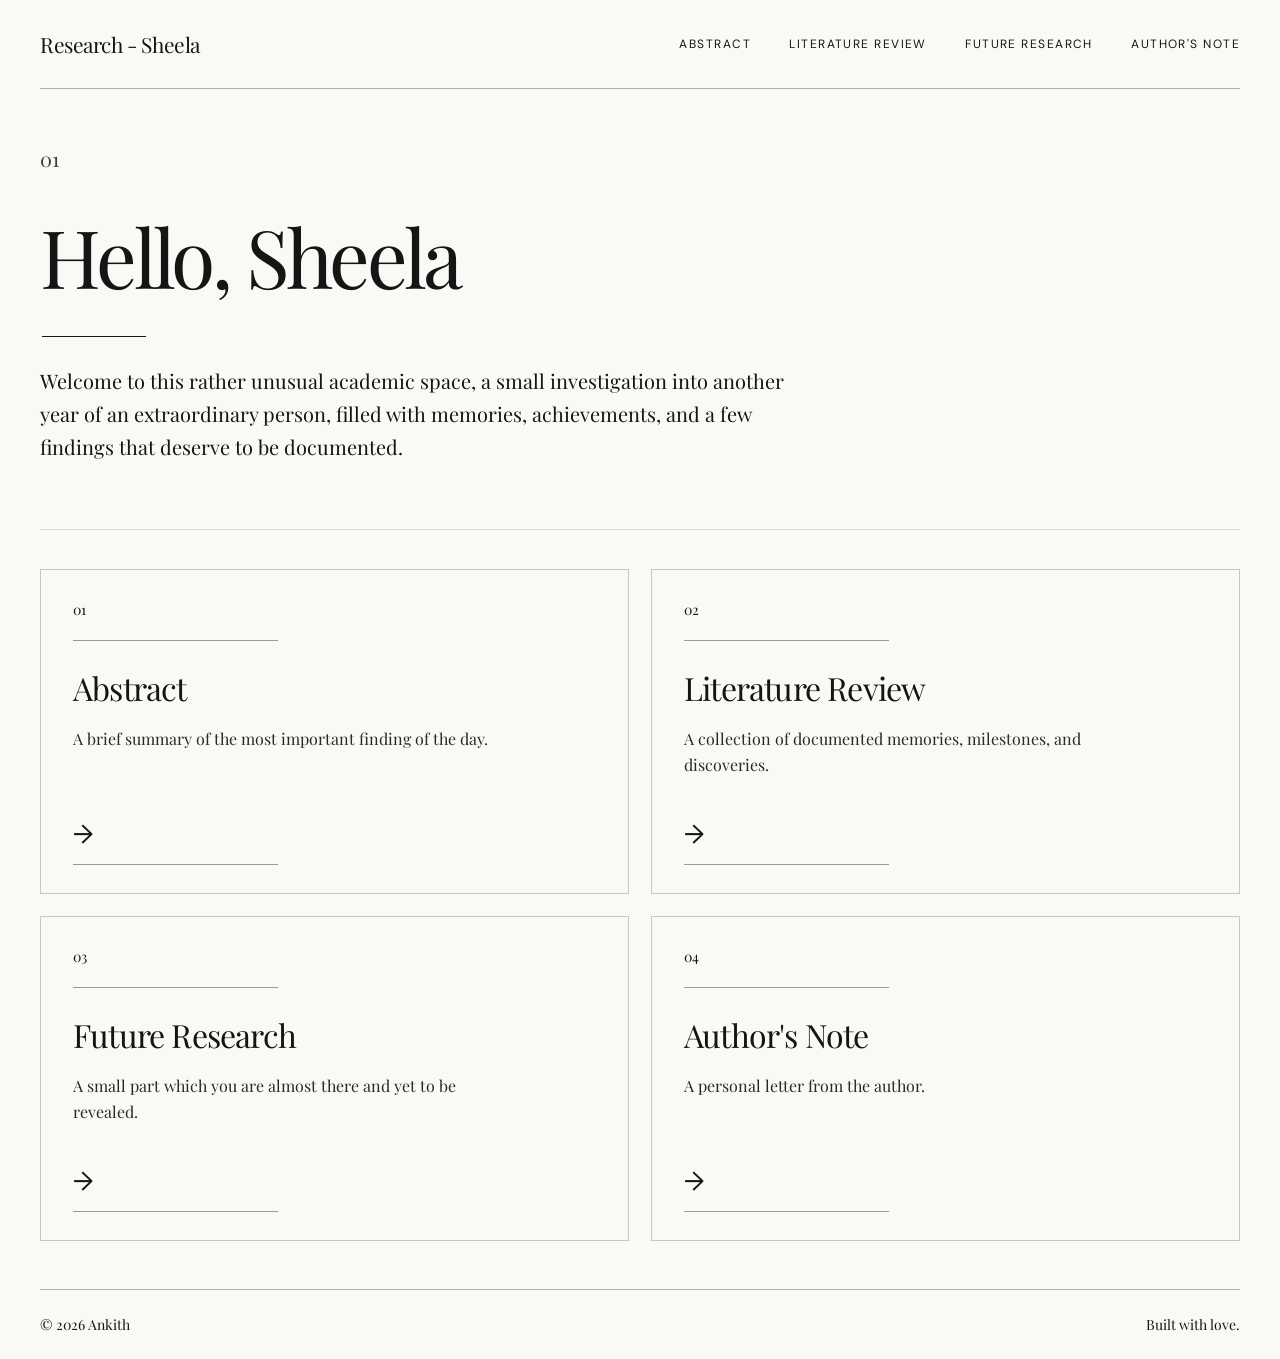
<file: index.html>
<!DOCTYPE html>
<html lang="en">
<head>
  <meta charset="UTF-8">
  <meta name="viewport" content="width=device-width, initial-scale=1.0">
  <meta name="description" content="A journey through the year that went by">
  <title>Research Sheela - Home</title>
  <link rel="preconnect" href="https://fonts.googleapis.com">
  <link rel="preconnect" href="https://fonts.gstatic.com" crossorigin>
  <link href="https://fonts.googleapis.com/css2?family=DM+Sans:wght@400;500&family=Playfair+Display:wght@400;500&display=swap" rel="stylesheet">
  <link rel="stylesheet" href="style.css">
</head>
<body>
  <header class="site-header container">
    <a class="brand" href="index.html">Research - Sheela</a>
    <nav class="main-nav" aria-label="Main navigation">
      <a href="abstract.html">ABSTRACT</a>
      <a href="literature-review.html">LITERATURE REVIEW</a>
      <a href="future-research.html">FUTURE RESEARCH</a>
      <a href="authors-note.html">AUTHOR'S NOTE</a>
    </nav>
    <button class="menu-toggle" aria-label="Open navigation" aria-expanded="false">☰</button>
  </header>

  <main class="container">
    <section class="hero">
      <div class="section-number">01</div>
      <h1>Hello, Sheela</h1>
      <div class="short-rule"></div>

      <!-- ================= EDIT THIS INTRODUCTION ================= -->
      <p class="hero-copy">
        Welcome to this rather unusual academic space, a small investigation
        into another year of an extraordinary person, filled with memories,
        achievements, and a few findings that deserve to be documented.
      </p>
      <!-- ========================================================== -->
    </section>

    <section class="home-grid" aria-label="Website sections">
      <a class="paper-card" href="abstract.html">
        <span class="card-number">01</span>
        <span class="card-rule"></span>
        <h2>Abstract</h2>
        <p>A brief summary of the most important finding of the day.</p>
        <span class="card-arrow">→</span>
        <span class="card-bottom-rule"></span>
      </a>

      <a class="paper-card" href="literature-review.html">
        <span class="card-number">02</span>
        <span class="card-rule"></span>
        <h2>Literature Review</h2>
        <p>A collection of documented memories, milestones, and discoveries.</p>
        <span class="card-arrow">→</span>
        <span class="card-bottom-rule"></span>
      </a>

      <a class="paper-card" href="future-research.html">
        <span class="card-number">03</span>
        <span class="card-rule"></span>
        <h2>Future Research</h2>
        <p>A small part which you are almost there and yet to be revealed.</p>
        <span class="card-arrow">→</span>
        <span class="card-bottom-rule"></span>
      </a>

      <a class="paper-card" href="authors-note.html">
        <span class="card-number">04</span>
        <span class="card-rule"></span>
        <h2>Author's Note</h2>
        <p>A personal letter from the author.</p>
        <span class="card-arrow">→</span>
        <span class="card-bottom-rule"></span>
      </a>
    </section>
  </main>

  <footer class="site-footer container">
    <span>© <span class="current-year"></span> Ankith </span>
    <span>Built with love.</span>
  </footer>

  <script src="script.js"></script>
</body>
</html>
</file>
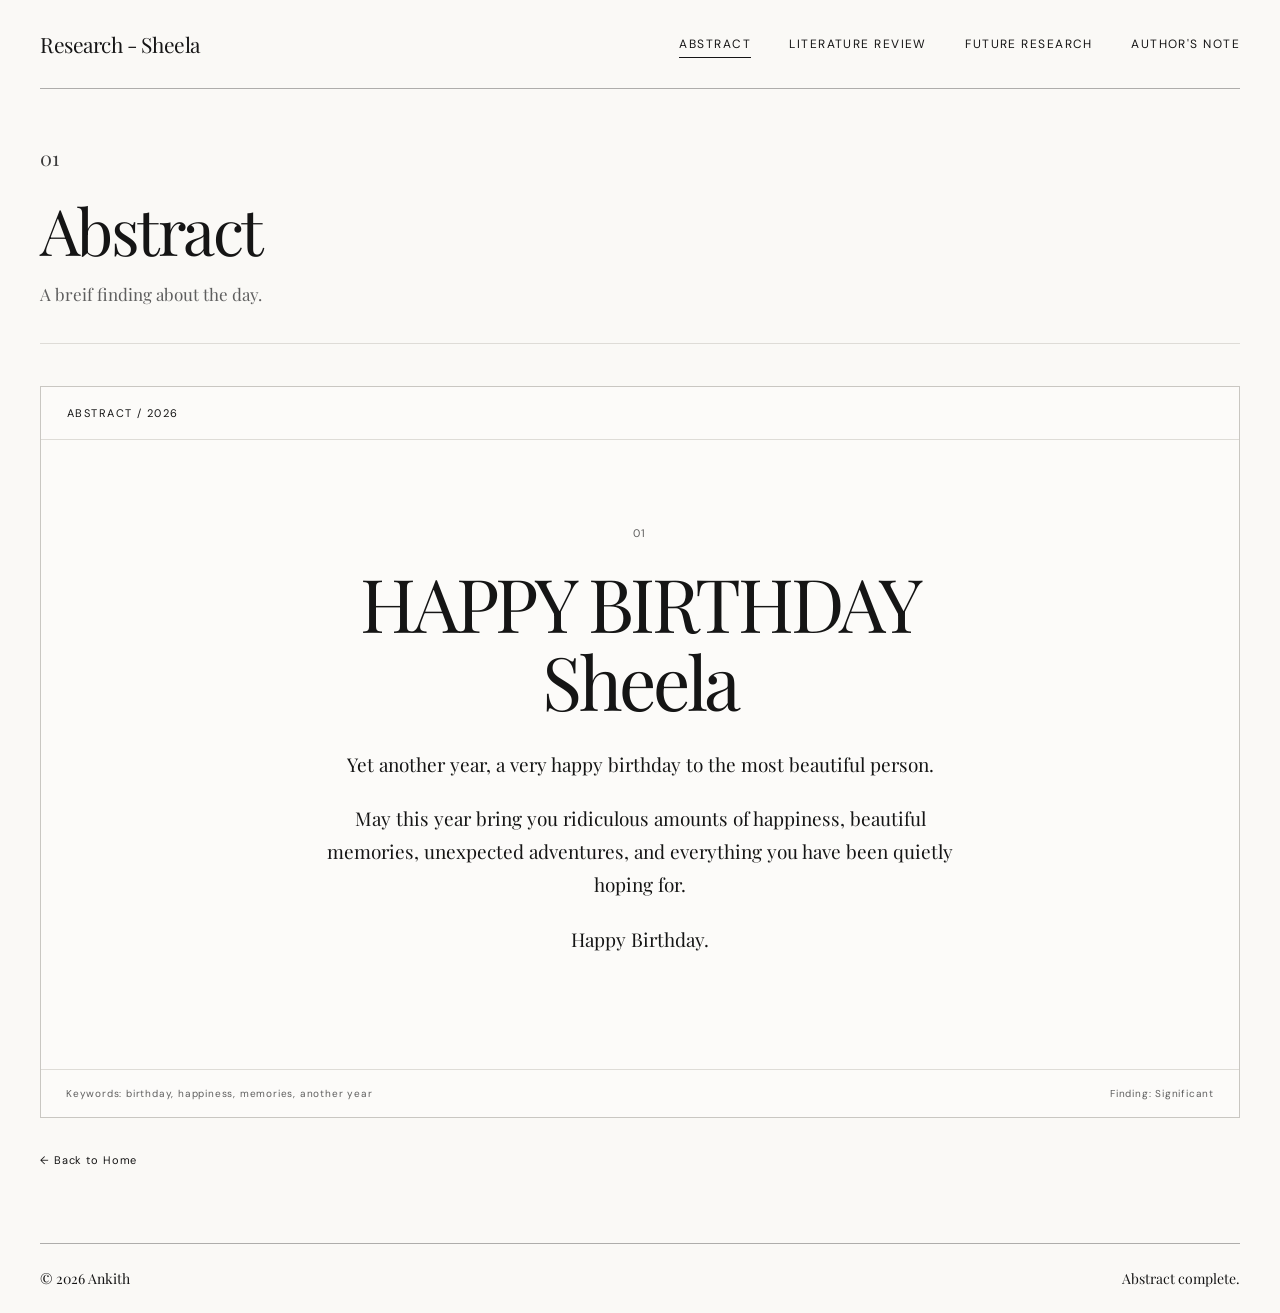
<file: abstract.html>
<!DOCTYPE html>
<html lang="en">
<head>
  <meta charset="UTF-8">
  <meta name="viewport" content="width=device-width, initial-scale=1.0">
  <meta name="description" content="Abstract — a birthday message.">
  <title>Abstract Research Sheela</title>
  <link rel="preconnect" href="https://fonts.googleapis.com">
  <link rel="preconnect" href="https://fonts.gstatic.com" crossorigin>
  <link href="https://fonts.googleapis.com/css2?family=DM+Sans:wght@400;500&family=Playfair+Display:wght@400;500&display=swap" rel="stylesheet">
  <link rel="stylesheet" href="style.css">
</head>
<body>
  <header class="site-header container">
    <a class="brand" href="index.html">Research - Sheela</a>
    <nav class="main-nav" aria-label="Main navigation">
      <a class="active" href="abstract.html">ABSTRACT</a>
      <a href="literature-review.html">LITERATURE REVIEW</a>
      <a href="future-research.html">FUTURE RESEARCH</a>
      <a href="authors-note.html">AUTHOR'S NOTE</a>
    </nav>
    <button class="menu-toggle" aria-label="Open navigation" aria-expanded="false">☰</button>
  </header>

  <main class="container page-main">
    <section class="page-heading">
      <div class="section-number">01</div>
      <h1>Abstract</h1>
      <p>A breif finding about the day.</p>
    </section>

    <article class="abstract-paper">
      <div class="paper-label">ABSTRACT / 2026</div>

      <!-- ================= EDIT YOUR BIRTHDAY MESSAGE HERE ================= -->
      <div class="birthday-message">
        <div class="tiny-number">01</div>
        <h2>HAPPY BIRTHDAY Sheela</h2>

        <p>
          Yet another year, a very happy birthday to the most beautiful person.
        </p>

        <p>
          May this year bring you ridiculous amounts of happiness, beautiful
          memories, unexpected adventures, and everything you have been
          quietly hoping for.
        </p>

        <p>
          Happy Birthday. 
        </p>
      </div>
      <!-- =================================================================== -->

      <div class="paper-meta">
        <span>Keywords: birthday, happiness, memories, another year</span>
        <span>Finding: Significant</span>
      </div>
    </article>

    <a class="back-home" href="index.html">← Back to Home</a>
  </main>

  <footer class="site-footer container">
    <span>© <span class="current-year"></span> Ankith</span>
    <span>Abstract complete.</span>
  </footer>

  <script src="script.js"></script>
</body>
</html>
</file>
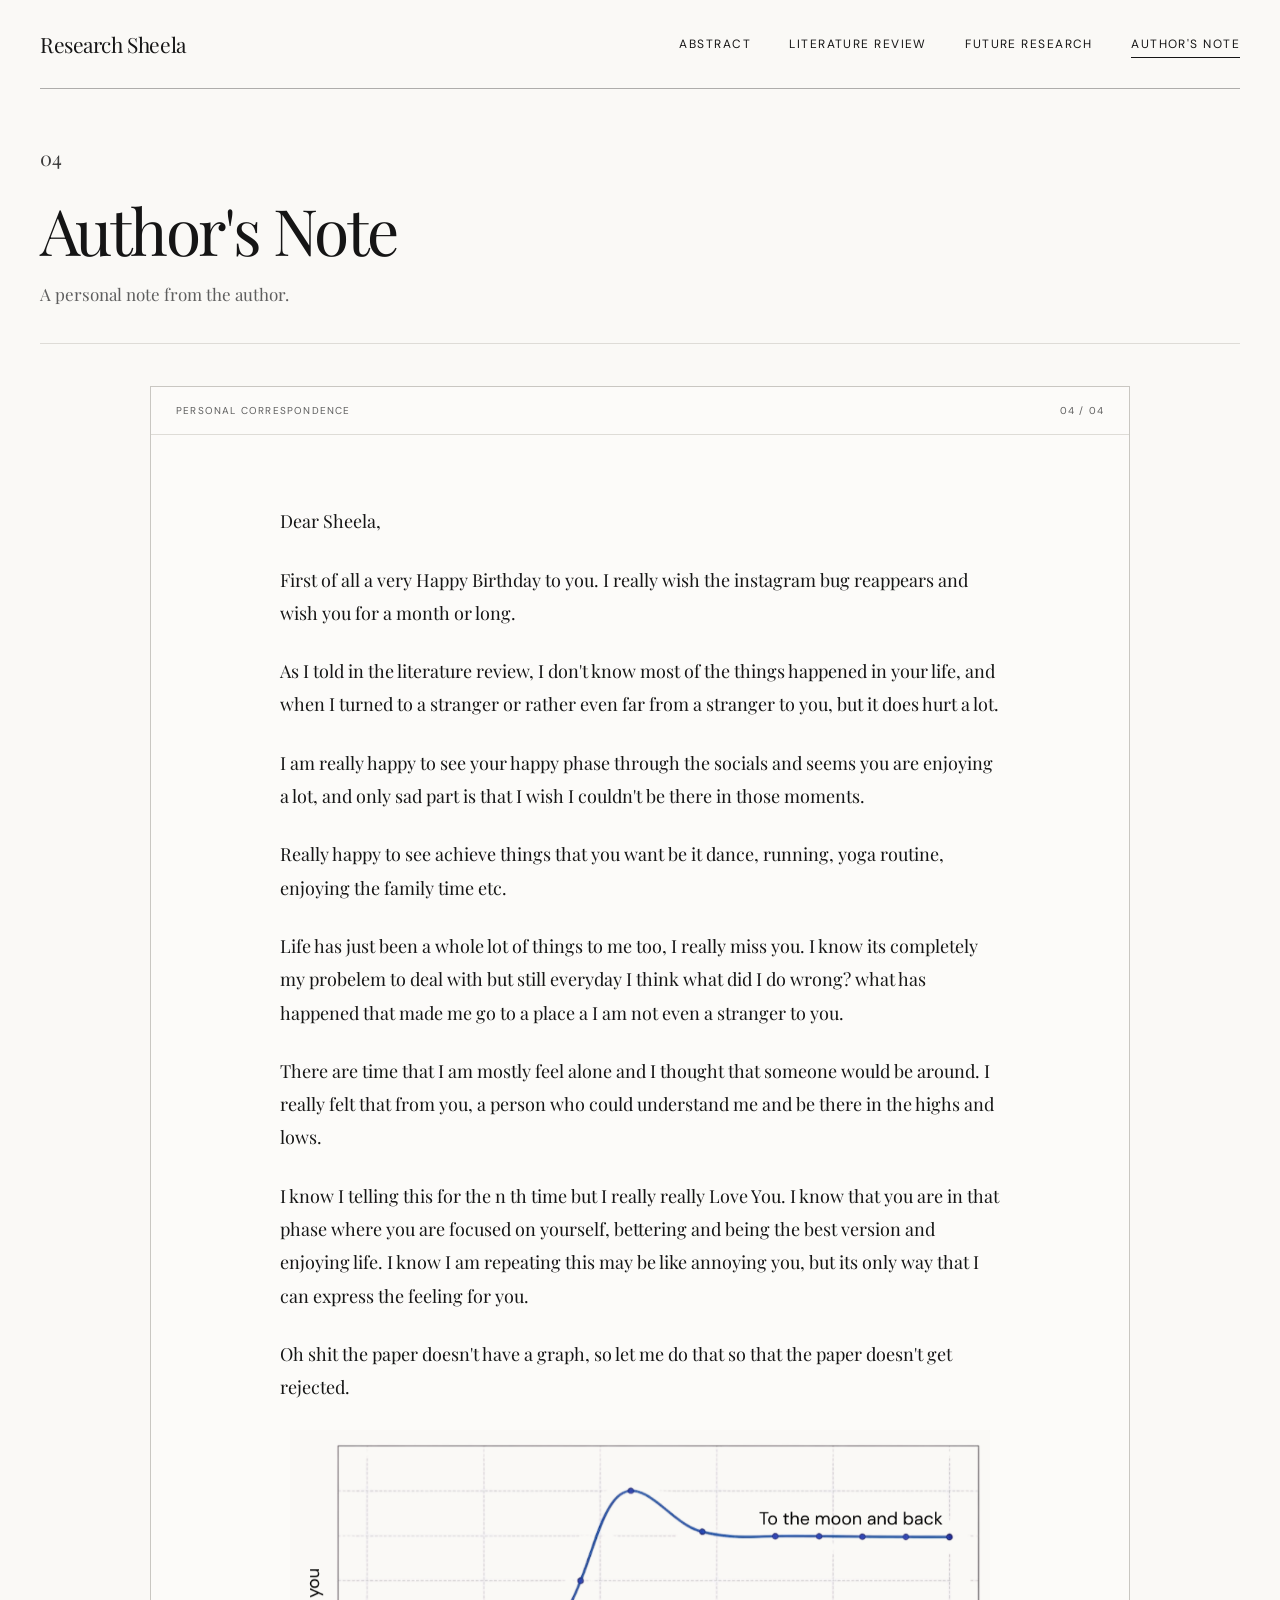
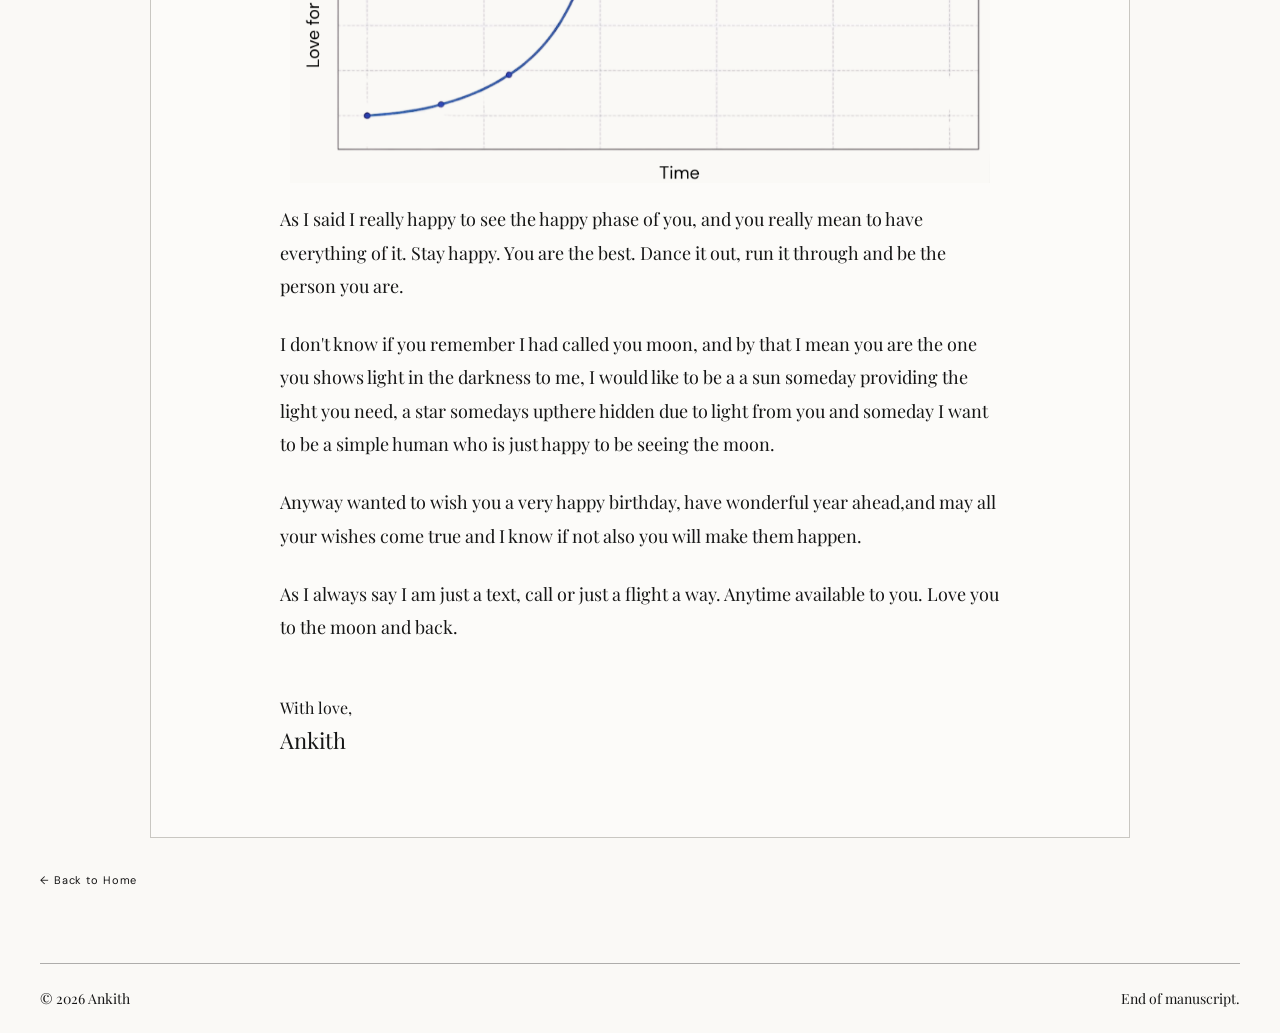
<file: authors-note.html>
<!DOCTYPE html>
<html lang="en">
<head>
  <meta charset="UTF-8">
  <meta name="viewport" content="width=device-width, initial-scale=1.0">
  <meta name="description" content="Author's Note — a personal birthday letter.">
  <title>Author's Note Research Sheela</title>
  <link rel="preconnect" href="https://fonts.googleapis.com">
  <link rel="preconnect" href="https://fonts.gstatic.com" crossorigin>
  <link href="https://fonts.googleapis.com/css2?family=DM+Sans:wght@400;500&family=Playfair+Display:wght@400;500&display=swap" rel="stylesheet">
  <link rel="stylesheet" href="style.css">
</head>
<body>
  <header class="site-header container">
    <a class="brand" href="index.html">Research Sheela</a>
    <nav class="main-nav" aria-label="Main navigation">
      <a href="abstract.html">ABSTRACT</a>
      <a href="literature-review.html">LITERATURE REVIEW</a>
      <a href="future-research.html">FUTURE RESEARCH</a>
      <a class="active" href="authors-note.html">AUTHOR'S NOTE</a>
    </nav>
    <button class="menu-toggle" aria-label="Open navigation" aria-expanded="false">☰</button>
  </header>

  <main class="container page-main">
    <section class="page-heading">
      <div class="section-number">04</div>
      <h1>Author's Note</h1>
      <p>A personal note from the author.</p>
    </section>

    <article class="letter-paper">
      <div class="letter-top">
        <span>PERSONAL CORRESPONDENCE</span>
        <span>04 / 04</span>
      </div>

      <!-- ======================= EDIT YOUR LETTER HERE ===================== -->
      <div class="letter-content">
        <p>Dear Sheela,</p>

        <p>
          First of all a very Happy Birthday to you. I really wish the instagram
          bug reappears and wish you for a month or long.
        </p>

        <p>
          As I told in the literature review, I don't know most of the things happened
          in your life, and when I turned to a stranger or rather even far from a stranger
          to you, but it does hurt a lot.
        </p>

        <p>
          I am really happy to see your happy phase through the socials and seems
          you are enjoying a lot, and only sad part is that I wish I couldn't be there
          in those moments.
        </p>

        <p>
          Really happy to see achieve things that you want be it dance, running,
           yoga routine, enjoying the family time etc. 
        </p>

        <p>
          Life has just been a whole lot of things to me too, I really miss you.
          I know its completely my probelem to deal with but still everyday I think
          what did I do wrong? what has happened that made me go to a place a 
          I am not even a stranger to you.
        </p>


        <p>
          There are time that I am mostly feel alone and I thought that someone
          would be around. I really felt that from you, a person who could understand me and 
          be there in the highs and lows.
        </p>

        <p>
          I know I telling this for the n th time but I really really Love You.
          I know that you are in that phase where you are focused on yourself, bettering
          and being the best version and enjoying life. I know I am repeating this
          may be like annoying you, but its only way that I can express the feeling for you.
        </p>

        <p>
          Oh shit the paper doesn't have a graph, so let me do that so that the paper
          doesn't get rejected.
        </p>
        <img src="Graph_1.png" alt="Photo" class="letter-image">
        <p>
          As I said I really happy to see the happy phase of you, and you really mean
          to have everything of it. Stay happy. You are the best.
          Dance it out, run it through and be the person you are.
        </p>

        <p>
          I don't know if you remember I had called you moon, and by that I mean
          you are the one you shows light in the darkness to me, I would like to be a
          a sun someday providing the light you need, a star somedays upthere hidden due to light from you
          and someday I want to be a simple human who is just happy to be seeing the moon.
        </p>

        <p>
          Anyway wanted to wish you a very happy birthday, have wonderful year ahead,and may all
          your wishes come true and I know if not also you will make them happen.
        </p>
        
        <p>
          As I always say I am just a text, call or just a flight a way. Anytime available to you.
          Love you to the moon and back.
        </p>
        <div class="signature">
          <span>With love,</span>
          <strong>Ankith</strong>
        </div>
      </div>
      <!-- =================================================================== -->
    </article>

    <a class="back-home" href="index.html">← Back to Home</a>
  </main>

  <footer class="site-footer container">
    <span>© <span class="current-year"></span> Ankith</span>
    <span>End of manuscript.</span>
  </footer>

  <script src="script.js"></script>
</body>
</html>
</file>
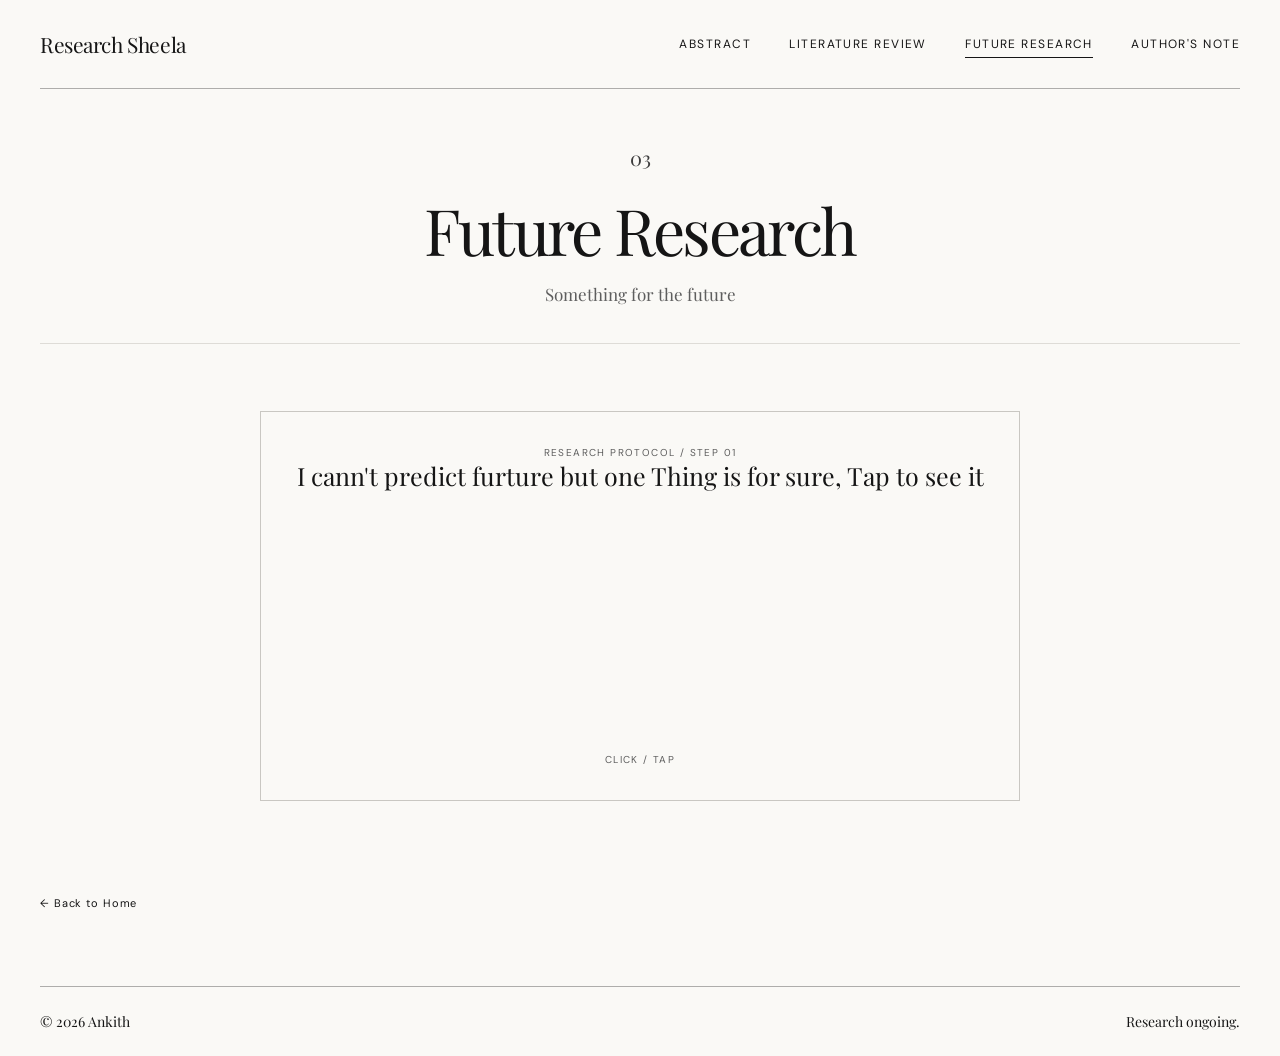
<file: future-research.html>
<!DOCTYPE html>
<html lang="en">
<head>
  <meta charset="UTF-8">
  <meta name="viewport" content="width=device-width, initial-scale=1.0">
  <meta name="description" content="Future Research — an interactive hidden birthday message.">
  <title>Future Research</title>
  <link rel="preconnect" href="https://fonts.googleapis.com">
  <link rel="preconnect" href="https://fonts.gstatic.com" crossorigin>
  <link href="https://fonts.googleapis.com/css2?family=DM+Sans:wght@400;500&family=Playfair+Display:wght@400;500&display=swap" rel="stylesheet">
  <link rel="stylesheet" href="style.css">
</head>
<body>
  <header class="site-header container">
    <a class="brand" href="index.html">Research Sheela</a>
    <nav class="main-nav" aria-label="Main navigation">
      <a href="abstract.html">ABSTRACT</a>
      <a href="literature-review.html">LITERATURE REVIEW</a>
      <a class="active" href="future-research.html">FUTURE RESEARCH</a>
      <a href="authors-note.html">AUTHOR'S NOTE</a>
    </nav>
    <button class="menu-toggle" aria-label="Open navigation" aria-expanded="false">☰</button>
  </header>

  <main class="container page-main future-page">
    <section class="page-heading centered-heading">
      <div class="section-number">03</div>
      <h1>Future Research</h1>
      <p>Something for the future</p>
    </section>

    <section class="research-experiment" data-research>
      <button class="research-box" type="button" aria-label="Continue the research">
        <span class="research-step">RESEARCH PROTOCOL / STEP 01</span>

        <!-- These three messages are easy to edit. -->
        <span class="research-message message-one">I cann't predict furture but one Thing is for sure, Tap to see it</span>
        <span class="research-message message-two">TAP ONCE MORE TO REVEAL...</span>

        <!-- ================= EDIT YOUR HIDDEN MESSAGE HERE ================= -->
        <span class="research-message message-three">
          <strong>Hello Dr. Sasmita Panda</strong>
          <span>
            I know you are very close to it and will come it soon. May be I will get to know from linked post or some instagram story. Just wanted to see achive that.
          </span>
          <span>There are a lot of things that you will achieve and will feel this be a smaller achievement as you go ahead. Many greater things to come</span>
        </span>
        <!-- ================================================================ -->

        <span class="research-footer">CLICK / TAP</span>
      </button>
    </section>

    <a class="back-home" href="index.html">← Back to Home</a>
  </main>

  <footer class="site-footer container">
    <span>© <span class="current-year"></span> Ankith</span>
    <span>Research ongoing.</span>
  </footer>

  <script src="script.js"></script>
</body>
</html>
</file>
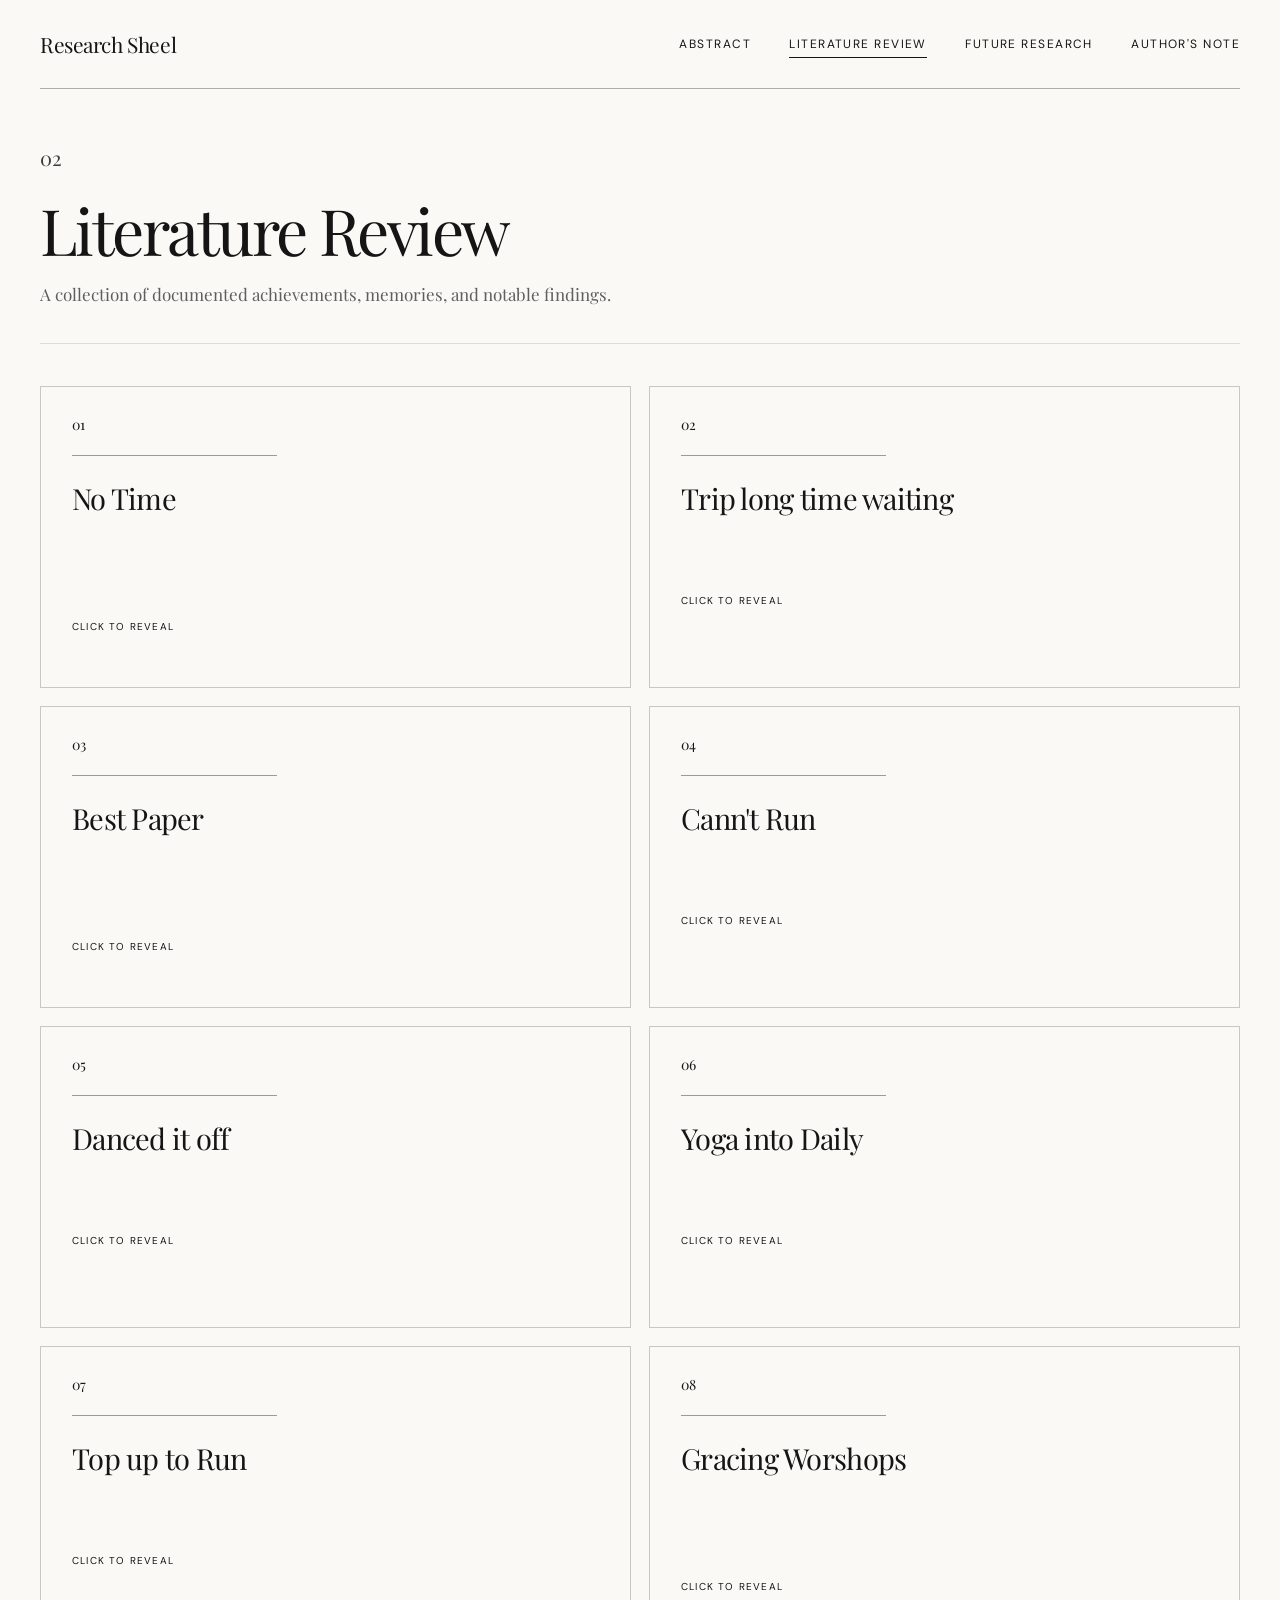
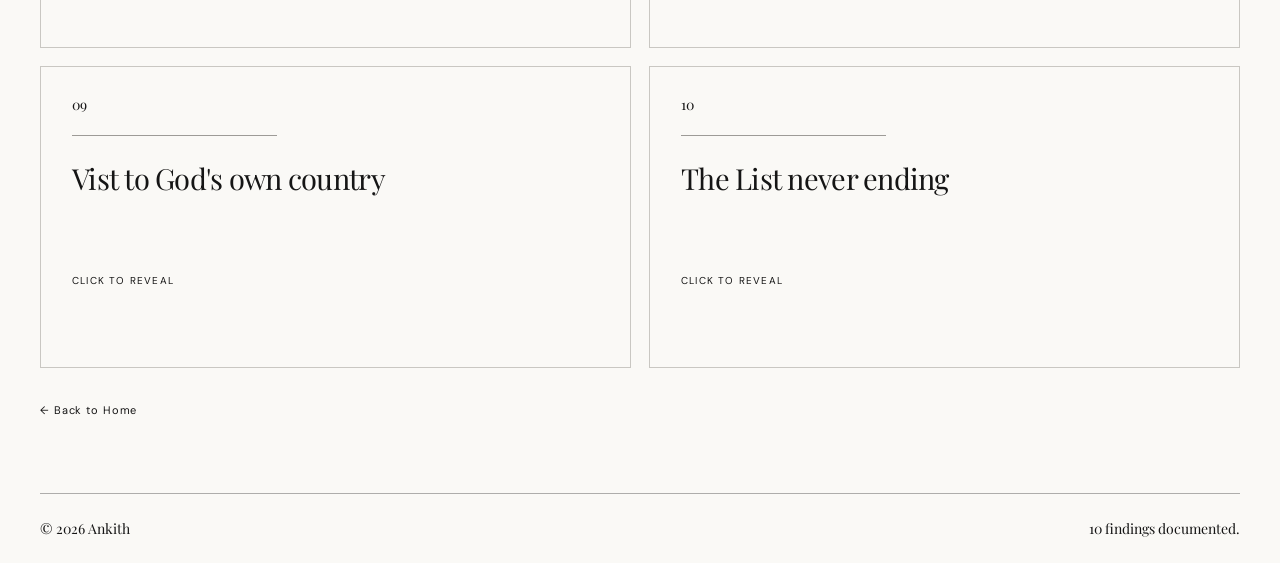
<file: literature-review.html>
<!DOCTYPE html>
<html lang="en">
<head>
  <meta charset="UTF-8">
  <meta name="viewport" content="width=device-width, initial-scale=1.0">
  <meta name="description" content="Literature Review — ten memories and achievements.">
  <title>Literature Review Research Sheela</title>
  <link rel="preconnect" href="https://fonts.googleapis.com">
  <link rel="preconnect" href="https://fonts.gstatic.com" crossorigin>
  <link href="https://fonts.googleapis.com/css2?family=DM+Sans:wght@400;500&family=Playfair+Display:wght@400;500&display=swap" rel="stylesheet">
  <link rel="stylesheet" href="style.css">
</head>
<body>
  <header class="site-header container">
    <a class="brand" href="index.html">Research Sheel</a>
    <nav class="main-nav" aria-label="Main navigation">
      <a href="abstract.html">ABSTRACT</a>
      <a class="active" href="literature-review.html">LITERATURE REVIEW</a>
      <a href="future-research.html">FUTURE RESEARCH</a>
      <a href="authors-note.html">AUTHOR'S NOTE</a>
    </nav>
    <button class="menu-toggle" aria-label="Open navigation" aria-expanded="false">☰</button>
  </header>

  <main class="container page-main">
    <section class="page-heading">
      <div class="section-number">02</div>
      <h1>Literature Review</h1>
      <p>A collection of documented achievements, memories, and notable findings.</p>
    </section>

    <section class="achievement-grid" aria-label="Achievements and memories">

      <!-- ================================================================
           EACH CARD BELOW IS EDITABLE.
           Change the title and hidden text. Do NOT change data-reveal-card.
           Clicking a card reveals its content ON THIS SAME PAGE.
           ================================================================ -->

      <article class="achievement-card" data-reveal-card>
        <button class="achievement-button" aria-expanded="false">
          <span class="card-number">01</span>
          <span class="card-rule"></span>
          <span class="achievement-title">No Time</span>
          <span class="reveal-prompt">CLICK TO REVEAL</span>
          <span class="reveal-content">
            Finished of writing a paper in less than a month.
          </span>
          <span class="reveal-status">CLICK TO HIDE</span>
        </button>
      </article>

      <article class="achievement-card" data-reveal-card>
        <button class="achievement-button" aria-expanded="false">
          <span class="card-number">02</span>
          <span class="card-rule"></span>
          <span class="achievement-title">Trip long time waiting</span>
          <span class="reveal-prompt">CLICK TO REVEAL</span>
          <span class="reveal-content">
            Ticked of the Meghalaya trip from the list. Did a lot of walking, enjoyed a lot.
          </span>
          <span class="reveal-status">CLICK TO HIDE</span>
        </button>
      </article>

      <article class="achievement-card" data-reveal-card>
        <button class="achievement-button" aria-expanded="false">
          <span class="card-number">03</span>
          <span class="card-rule"></span>
          <span class="achievement-title">Best Paper</span>
          <span class="reveal-prompt">CLICK TO REVEAL</span>
          <span class="reveal-content">
            2x times the 2nd best paper, now on its just best paper only.
          </span>
          <span class="reveal-status">CLICK TO HIDE</span>
        </button>
      </article>

      <article class="achievement-card" data-reveal-card>
        <button class="achievement-button" aria-expanded="false">
          <span class="card-number">04</span>
          <span class="card-rule"></span>
          <span class="achievement-title">Cann't Run</span>
          <span class="reveal-prompt">CLICK TO REVEAL</span>
          <span class="reveal-content">
            From cann't run to first 5k completed. You breezed through
            5km and finished it on style.
          </span>
          <span class="reveal-status">CLICK TO HIDE</span>
        </button>
      </article>

      <article class="achievement-card" data-reveal-card>
        <button class="achievement-button" aria-expanded="false">
          <span class="card-number">05</span>
          <span class="card-rule"></span>
          <span class="achievement-title">Danced it off</span>
          <span class="reveal-prompt">CLICK TO REVEAL</span>
          <span class="reveal-content">
            Found your oen bunch to dance it out. Few of the reels
            posted really put fire on instagram. But, the late night black
            and white is my fav.
          </span>
          <span class="reveal-status">CLICK TO HIDE</span>
        </button>
      </article>

      <article class="achievement-card" data-reveal-card>
        <button class="achievement-button" aria-expanded="false">
          <span class="card-number">06</span>
          <span class="card-rule"></span>
          <span class="achievement-title">Yoga into Daily</span>
          <span class="reveal-prompt">CLICK TO REVEAL</span>
          <span class="reveal-content">
            The streak of doing n number of surya namaskaras daily
            and holding it for long.
          </span>
          <span class="reveal-status">CLICK TO HIDE</span>
        </button>
      </article>

      <article class="achievement-card" data-reveal-card>
        <button class="achievement-button" aria-expanded="false">
          <span class="card-number">07</span>
          <span class="card-rule"></span>
          <span class="achievement-title">Top up to Run</span>
          <span class="reveal-prompt">CLICK TO REVEAL</span>
          <span class="reveal-content">
            When 5k was thought to be great, goes on to
            beat the personal best with a 10k.
          </span>
          <span class="reveal-status">CLICK TO HIDE</span>
        </button>
      </article>

      <article class="achievement-card" data-reveal-card>
        <button class="achievement-button" aria-expanded="false">
          <span class="card-number">08</span>
          <span class="card-rule"></span>
          <span class="achievement-title">Gracing Worshops</span>
          <span class="reveal-prompt">CLICK TO REVEAL</span>
          <span class="reveal-content">
            You graced multiple workshop and bettered yourself with each one.
          </span>
          <span class="reveal-status">CLICK TO HIDE</span>
        </button>
      </article>

      <article class="achievement-card" data-reveal-card>
        <button class="achievement-button" aria-expanded="false">
          <span class="card-number">09</span>
          <span class="card-rule"></span>
          <span class="achievement-title">Vist to God's own country</span>
          <span class="reveal-prompt">CLICK TO REVEAL</span>
          <span class="reveal-content">
            Though not the first time but you visited Kerala. Happy that I could have sometime with you there too.
          </span>
          <span class="reveal-status">CLICK TO HIDE</span>
        </button>
      </article>

      <article class="achievement-card" data-reveal-card>
        <button class="achievement-button" aria-expanded="false">
          <span class="card-number">10</span>
          <span class="card-rule"></span>
          <span class="achievement-title">The List never ending</span>
          <span class="reveal-prompt">CLICK TO REVEAL</span>
          <span class="reveal-content">
            I know I barely know a bit of things happened may be there a lot more and love to know more of those.
          </span>
          <span class="reveal-status">CLICK TO HIDE</span>
        </button>
      </article>

    </section>

    <a class="back-home" href="index.html">← Back to Home</a>
  </main>

  <footer class="site-footer container">
    <span>© <span class="current-year"></span> Ankith </span>
    <span>10 findings documented.</span>
  </footer>

  <script src="script.js"></script>
</body>
</html>
</file>
<file: style.css>
/* =========================================================
   BIRTHDAY ACADEMIC WEBSITE
   Main stylesheet
   ========================================================= */

:root {
  --paper: #faf9f6;
  --ink: #151515;
  --muted: #5e5e5e;
  --line: #c9c7c2;
  --line-light: #dedcd7;
  --white: #ffffff;
  --serif: "Playfair Display", Georgia, "Times New Roman", serif;
  --sans: "DM Sans", Arial, sans-serif;
  --max-width: 1375px;
}

* {
  box-sizing: border-box;
}

html {
  scroll-behavior: smooth;
}

body {
  margin: 0;
  background: var(--paper);
  color: var(--ink);
  font-family: var(--serif);
  -webkit-font-smoothing: antialiased;
}

a {
  color: inherit;
  text-decoration: none;
}

button {
  font: inherit;
  color: inherit;
}

.container {
  width: min(calc(100% - 80px), var(--max-width));
  margin-inline: auto;
}

/* ---------------- HEADER ---------------- */

.site-header {
  min-height: 89px;
  display: flex;
  align-items: center;
  justify-content: space-between;
  border-bottom: 1px solid #aeadab;
}

.brand {
  font-family: var(--serif);
  font-size: 21px;
  letter-spacing: -0.02em;
  white-space: nowrap;
}

.main-nav {
  display: flex;
  align-items: center;
  gap: clamp(28px, 3vw, 52px);
  font-family: var(--sans);
  font-size: 12px;
  letter-spacing: 0.12em;
}

.main-nav a {
  position: relative;
  padding-block: 10px;
}

.main-nav a::after {
  content: "";
  position: absolute;
  left: 0;
  bottom: 4px;
  width: 0;
  height: 1px;
  background: var(--ink);
  transition: width 220ms ease;
}

.main-nav a:hover::after,
.main-nav a.active::after {
  width: 100%;
}

.menu-toggle {
  display: none;
  border: 0;
  background: transparent;
  cursor: pointer;
  font-family: var(--sans);
  font-size: 22px;
}

/* ---------------- HOME HERO ---------------- */

.hero {
  padding: 56px 0 66px;
  border-bottom: 1px solid var(--line-light);
}

.section-number {
  font-size: 20px;
  color: #3c3c3c;
  margin-bottom: 42px;
}

.hero h1 {
  margin: 0;
  font-size: clamp(52px, 6.3vw, 92px);
  line-height: 1.04;
  font-weight: 400;
  letter-spacing: -0.045em;
}

.short-rule {
  width: 104px;
  height: 1px;
  background: var(--ink);
  margin: 38px 0 27px 2px;
}

.hero-copy {
  max-width: 760px;
  margin: 0;
  font-size: 20px;
  line-height: 1.65;
}

/* ---------------- HOME CARDS ---------------- */

.home-grid {
  display: grid;
  grid-template-columns: repeat(2, minmax(0, 1fr));
  gap: 22px;
  padding: 39px 0 48px;
}

.paper-card {
  min-height: 325px;
  border: 1px solid var(--line);
  padding: 30px 32px 28px;
  display: flex;
  flex-direction: column;
  transition:
    transform 240ms ease,
    border-color 240ms ease,
    background 240ms ease;
}

.paper-card:hover {
  transform: translateY(-4px);
  border-color: #85837f;
  background: var(--white);
}

.card-number {
  font-family: var(--serif);
  font-size: 14px;
}

.card-rule {
  display: block;
  width: 100%;
  max-width: 205px;
  height: 1px;
  background: #9d9b97;
  margin-top: 21px;
}

.paper-card h2 {
  font-size: 32px;
  font-weight: 400;
  letter-spacing: -0.025em;
  margin: 25px 0 17px;
}

.paper-card p {
  max-width: 430px;
  margin: 0;
  font-size: 16px;
  line-height: 1.65;
  color: #292929;
}

.card-arrow {
  margin-top: auto;
  font-family: var(--sans);
  font-size: 26px;
  line-height: 1;
  transition: transform 220ms ease;
}

.paper-card:hover .card-arrow {
  transform: translateX(7px);
}

.card-bottom-rule {
  display: block;
  width: 100%;
  max-width: 205px;
  height: 1px;
  background: #9d9b97;
  margin-top: 17px;
}

/* ---------------- INNER PAGES ---------------- */

.page-main {
  padding-top: 55px;
  padding-bottom: 20px;
}

.page-heading {
  border-bottom: 1px solid var(--line-light);
  padding-bottom: 35px;
  margin-bottom: 42px;
}

.page-heading .section-number {
  margin-bottom: 24px;
}

.page-heading h1 {
  margin: 0;
  font-size: clamp(46px, 5vw, 72px);
  line-height: 1.08;
  font-weight: 400;
  letter-spacing: -0.04em;
}

.page-heading p {
  max-width: 680px;
  margin: 17px 0 0;
  color: var(--muted);
  font-size: 17px;
  line-height: 1.6;
}

.centered-heading {
  text-align: center;
}

.centered-heading .section-number,
.centered-heading p {
  margin-inline: auto;
}

/* ---------------- ABSTRACT ---------------- */

.abstract-paper {
  border: 1px solid var(--line);
  background: rgba(255, 255, 255, 0.35);
}

.paper-label {
  padding: 19px 26px;
  border-bottom: 1px solid var(--line-light);
  font-family: var(--sans);
  font-size: 11px;
  letter-spacing: 0.13em;
}

.birthday-message {
  max-width: 760px;
  margin: 0 auto;
  padding: 86px 35px 92px;
  text-align: center;
}

.tiny-number {
  font-family: var(--sans);
  font-size: 11px;
  letter-spacing: 0.16em;
  color: var(--muted);
}

.birthday-message h2 {
  margin: 24px 0 28px;
  font-size: clamp(42px, 6vw, 74px);
  line-height: 1.05;
  font-weight: 400;
  letter-spacing: -0.045em;
}

.birthday-message p {
  margin: 0 auto 21px;
  max-width: 650px;
  font-size: 19px;
  line-height: 1.75;
}

.paper-meta {
  display: flex;
  justify-content: space-between;
  gap: 20px;
  padding: 17px 25px;
  border-top: 1px solid var(--line-light);
  font-family: var(--sans);
  font-size: 10px;
  letter-spacing: 0.08em;
  color: var(--muted);
}

/* ---------------- LITERATURE REVIEW ---------------- */

.achievement-grid {
  display: grid;
  grid-template-columns: repeat(2, minmax(0, 1fr));
  gap: 18px;
}

.achievement-card {
  border: 1px solid var(--line);
  background: transparent;
  transition:
    background 240ms ease,
    border-color 240ms ease;
}

.achievement-card:hover {
  background: var(--white);
}

.achievement-card.is-open {
  background: var(--white);
  border-color: #8b8985;
}

.achievement-button {
  width: 100%;
  min-height: 300px;
  padding: 28px 31px;
  border: 0;
  background: transparent;
  text-align: left;
  cursor: pointer;
  display: flex;
  flex-direction: column;
}

.achievement-title {
  display: block;
  margin-top: 26px;
  font-size: 29px;
  line-height: 1.15;
  letter-spacing: -0.025em;
}

.reveal-prompt,
.reveal-status {
  margin-top: auto;
  font-family: var(--sans);
  font-size: 10px;
  letter-spacing: 0.12em;
}

.reveal-status {
  display: none;
}

.reveal-content {
  display: grid;
  grid-template-rows: 0fr;
  opacity: 0;
  overflow: hidden;
  margin-top: 0;
  font-size: 16px;
  line-height: 1.65;
  transition:
    grid-template-rows 420ms ease,
    opacity 300ms ease,
    margin-top 420ms ease;
}

.reveal-content::first-line {
  color: var(--ink);
}

.reveal-content {
  padding-right: 10px;
}

.achievement-card.is-open .achievement-button {
  min-height: 345px;
}

.achievement-card.is-open .reveal-content {
  grid-template-rows: 1fr;
  opacity: 1;
  margin-top: 22px;
}

.achievement-card.is-open .reveal-prompt {
  display: none;
}

.achievement-card.is-open .reveal-status {
  display: block;
}

.achievement-card.is-open .achievement-title {
  margin-bottom: 0;
}

/* ---------------- FUTURE RESEARCH ---------------- */

.future-page {
  min-height: calc(100vh - 210px);
}

.research-experiment {
  padding: 25px 0 60px;
}

.research-box {
  width: min(100%, 760px);
  min-height: 390px;
  margin: 0 auto;
  border: 1px solid var(--line);
  background: transparent;
  cursor: pointer;
  padding: 34px;
  display: flex;
  flex-direction: column;
  align-items: center;
  justify-content: center;
  transition:
    background 250ms ease,
    border-color 250ms ease;
}

.research-box:hover {
  background: var(--white);
  border-color: #8b8985;
}

.research-step,
.research-footer {
  font-family: var(--sans);
  font-size: 10px;
  letter-spacing: 0.14em;
  color: var(--muted);
}

.research-footer {
  margin-top: auto;
}

.research-message {
  display: none;
  text-align: center;
}

.message-one {
  display: block;
  font-size: 25px;
}

.message-two {
  font-size: 25px;
}

.message-three {
  max-width: 540px;
  flex-direction: column;
  gap: 22px;
  font-size: 19px;
  line-height: 1.65;
}

.message-three strong {
  font-size: 32px;
  font-weight: 400;
  letter-spacing: -0.02em;
}

.research-experiment[data-step="2"] .message-one {
  display: none;
}

.research-experiment[data-step="2"] .message-two {
  display: block;
}

.research-experiment[data-step="3"] .message-one,
.research-experiment[data-step="3"] .message-two {
  display: none;
}

.research-experiment[data-step="3"] .message-three {
  display: flex;
}

/* ---------------- AUTHOR'S NOTE ---------------- */

.letter-paper {
  border: 1px solid var(--line);
  max-width: 980px;
  margin: 0 auto;
  background: rgba(255, 255, 255, 0.3);
}

.letter-top {
  display: flex;
  justify-content: space-between;
  gap: 20px;
  padding: 17px 25px;
  border-bottom: 1px solid var(--line-light);
  font-family: var(--sans);
  font-size: 10px;
  letter-spacing: 0.12em;
  color: var(--muted);
}

.letter-content {
  padding: 70px clamp(30px, 7vw, 105px) 82px;
}

.letter-content p {
  max-width: 720px;
  margin: 0 auto 25px;
  font-size: 18px;
  line-height: 1.85;
}

.letter-image {
  width: 200%;
  max-width: 700px;
  display: block;
  margin: 20px auto;
}

.signature {
  max-width: 720px;
  margin: 52px auto 0;
  display: flex;
  flex-direction: column;
  gap: 7px;
  font-size: 16px;
}

.signature strong {
  font-size: 22px;
  font-weight: 400;
}

/* ---------------- BACK LINK ---------------- */

.back-home {
  display: inline-block;
  margin: 35px 0 55px;
  font-family: var(--sans);
  font-size: 11px;
  letter-spacing: 0.08em;
  border-bottom: 1px solid transparent;
  transition: border-color 200ms ease;
}

.back-home:hover {
  border-color: var(--ink);
}

/* ---------------- FOOTER ---------------- */

.site-footer {
  min-height: 70px;
  border-top: 1px solid #aeadab;
  display: flex;
  align-items: center;
  justify-content: space-between;
  gap: 20px;
  font-size: 14px;
  padding-block: 18px;
}

/* ---------------- RESPONSIVE ---------------- */

@media (min-width: 1000px) {
  .achievement-grid {
    grid-template-columns: repeat(2, minmax(0, 1fr));
  }
}

@media (max-width: 900px) {
  .container {
    width: min(calc(100% - 42px), var(--max-width));
  }

  .main-nav {
    display: none;
    position: absolute;
    z-index: 20;
    top: 89px;
    left: 21px;
    right: 21px;
    padding: 20px 24px;
    background: var(--paper);
    border: 1px solid var(--line);
    flex-direction: column;
    align-items: flex-start;
    gap: 8px;
  }

  .main-nav.is-open {
    display: flex;
  }

  .menu-toggle {
    display: block;
  }

  .hero h1 {
    font-size: clamp(46px, 8vw, 70px);
  }
}

@media (max-width: 650px) {
  .container {
    width: calc(100% - 28px);
  }

  .site-header {
    min-height: 72px;
  }

  .main-nav {
    top: 72px;
    left: 14px;
    right: 14px;
  }

  .hero {
    padding: 38px 0 48px;
  }

  .hero .section-number {
    margin-bottom: 28px;
  }

  .hero h1 {
    font-size: clamp(40px, 12vw, 58px);
  }

  .hero-copy {
    font-size: 17px;
  }

  .home-grid,
  .achievement-grid {
    grid-template-columns: 1fr;
    gap: 14px;
  }

  .paper-card {
    min-height: 280px;
  }

  .page-main {
    padding-top: 38px;
  }

  .page-heading h1 {
    font-size: 43px;
  }

  .page-heading {
    margin-bottom: 28px;
  }

  .achievement-button {
    min-height: 270px;
  }

  .achievement-card.is-open .achievement-button {
    min-height: 315px;
  }

  .paper-meta,
  .letter-top,
  .site-footer {
    flex-direction: column;
    align-items: flex-start;
  }

  .birthday-message {
    padding: 60px 22px 65px;
  }

  .birthday-message h2 {
    font-size: 45px;
  }

  .birthday-message p,
  .letter-content p {
    font-size: 16px;
  }

  .letter-content {
    padding: 50px 25px 60px;
  }

  .research-box {
    min-height: 330px;
    padding: 24px;
  }
}

@media (prefers-reduced-motion: reduce) {
  *,
  *::before,
  *::after {
    scroll-behavior: auto !important;
    transition-duration: 0.01ms !important;
  }
}
</file>
